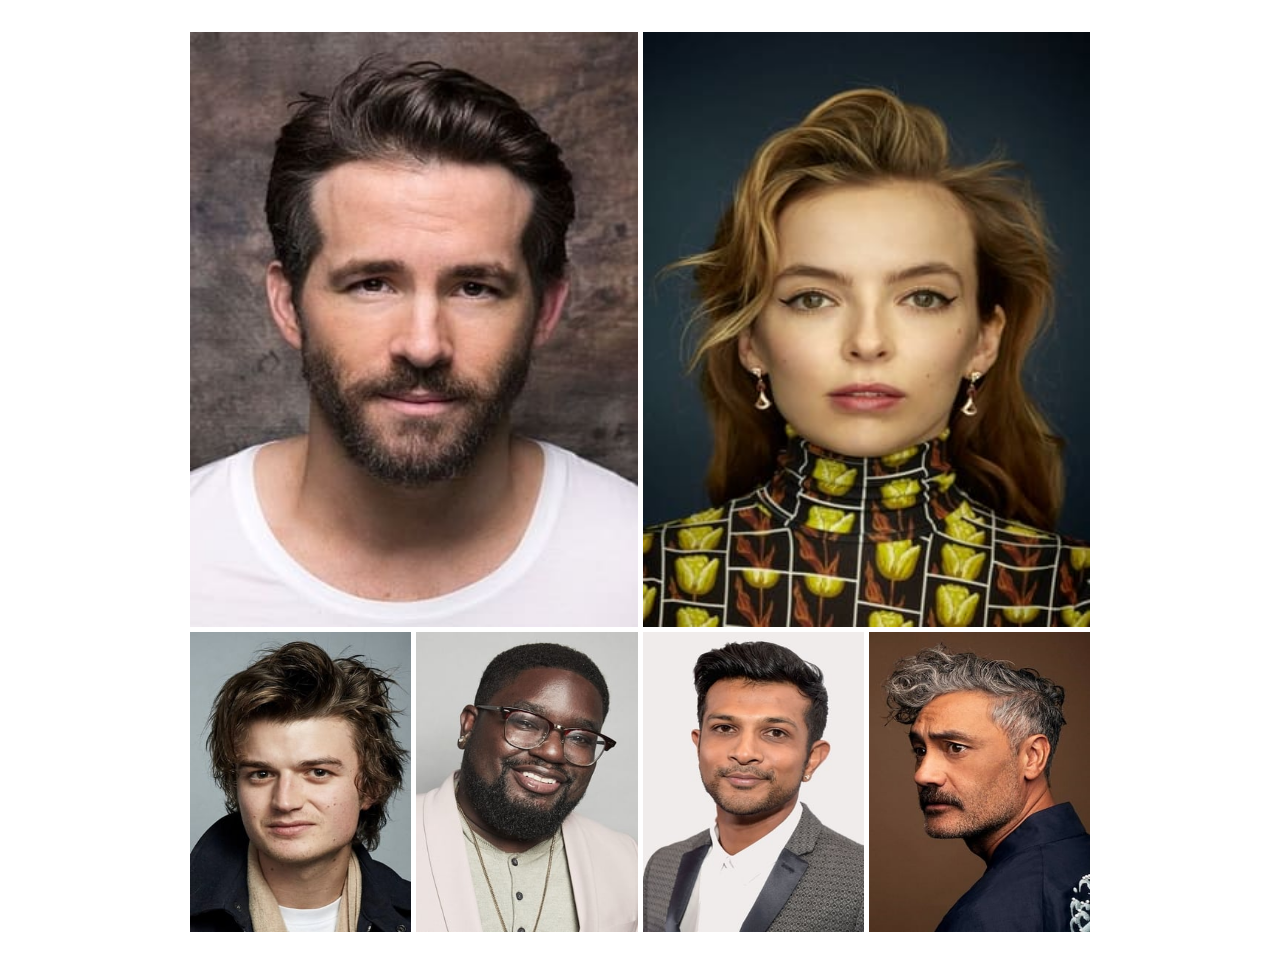
<file: actorsGallery.html>
<!DOCTYPE html>
<html lang="en">
  <head>
    <meta charset="UTF-8" />
    <meta name="viewport" content="width=device-width, initial-scale=1.0" />
    <link rel="stylesheet" href="css/gallery.css" />
    <title>Free Guy Actors Gallery</title>
  </head>
  <body>
    <div class="container">
      <div class="ryan">
        <div class="img">
          <img src="images/ryan.jpg" alt="" />
        </div>
      </div>
      <div class="jodie">
        <div class="img">
          <img src="images/jodie.jpg" alt="" />
        </div>
      </div>
      <div class="joe">
        <div class="img">
          <img src="images/joe.jpg" alt="" />
        </div>
      </div>
      <div class="lil-rel">
        <div class="img">
          <img src="images/lil_rel.jpg" alt="" />
        </div>
      </div>
      <div class="utkarsh">
        <div class="img">
          <img src="images/utkarsh.jpg" alt="" />
        </div>
      </div>
      <div class="taika">
        <div class="img">
          <img src="images/taika.jpg" alt="" />
        </div>
      </div>
    </div>
  </body>
</html>
</file>
<file: css/gallery.css>
@import url("https://fonts.googleapis.com/css2?family=Roboto&family=Sen&family=Source+Sans+Pro:wght@400;600;700&display=swap");

* {
  margin: 0;
  padding: 0;
  box-sizing: border-box;
  /* border: 1px solid red; */
}

.container {
  width: 900px;
  height: 900px;
  margin: 2rem auto;
  display: grid;
  grid-template-columns: repeat(4, 1fr);
  grid-template-rows: 595px 300px;
  gap: 5px;
}

.container > div {
  width: 100%;
  height: 100%;
}

.img {
  width: 100%;
  height: 100%;
}

.img img {
  width: 100%;
  height: 100%;
}

.ryan {
  grid-column: 1/3;
  grid-row: 1/2;
}

.jodie {
  grid-column: 3/5;
  grid-row: 1/2;
}

@media (max-width: 568px) {
  body {
    background-color: black;
  }
  .container {
    width: auto;
    grid-template-columns: repeat(1, auto);
    grid-template-rows: repeat(6, 1fr);
    grid-template-areas:
      "ryan"
      "jodie"
      "joe"
      "lil-rel"
      "utkarsh"
      "taika";
  }
  .ryan {
    grid-area: ryan;
  }
  .jodie {
    grid-area: jodie;
  }
  .joe {
    grid-area: joe;
  }
  .lil-rel {
    grid-area: lil-rel;
  }
  .utkarsh {
    grid-area: utkarsh;
  }
  .taika {
    grid-area: taika;
  }
}
</file>
